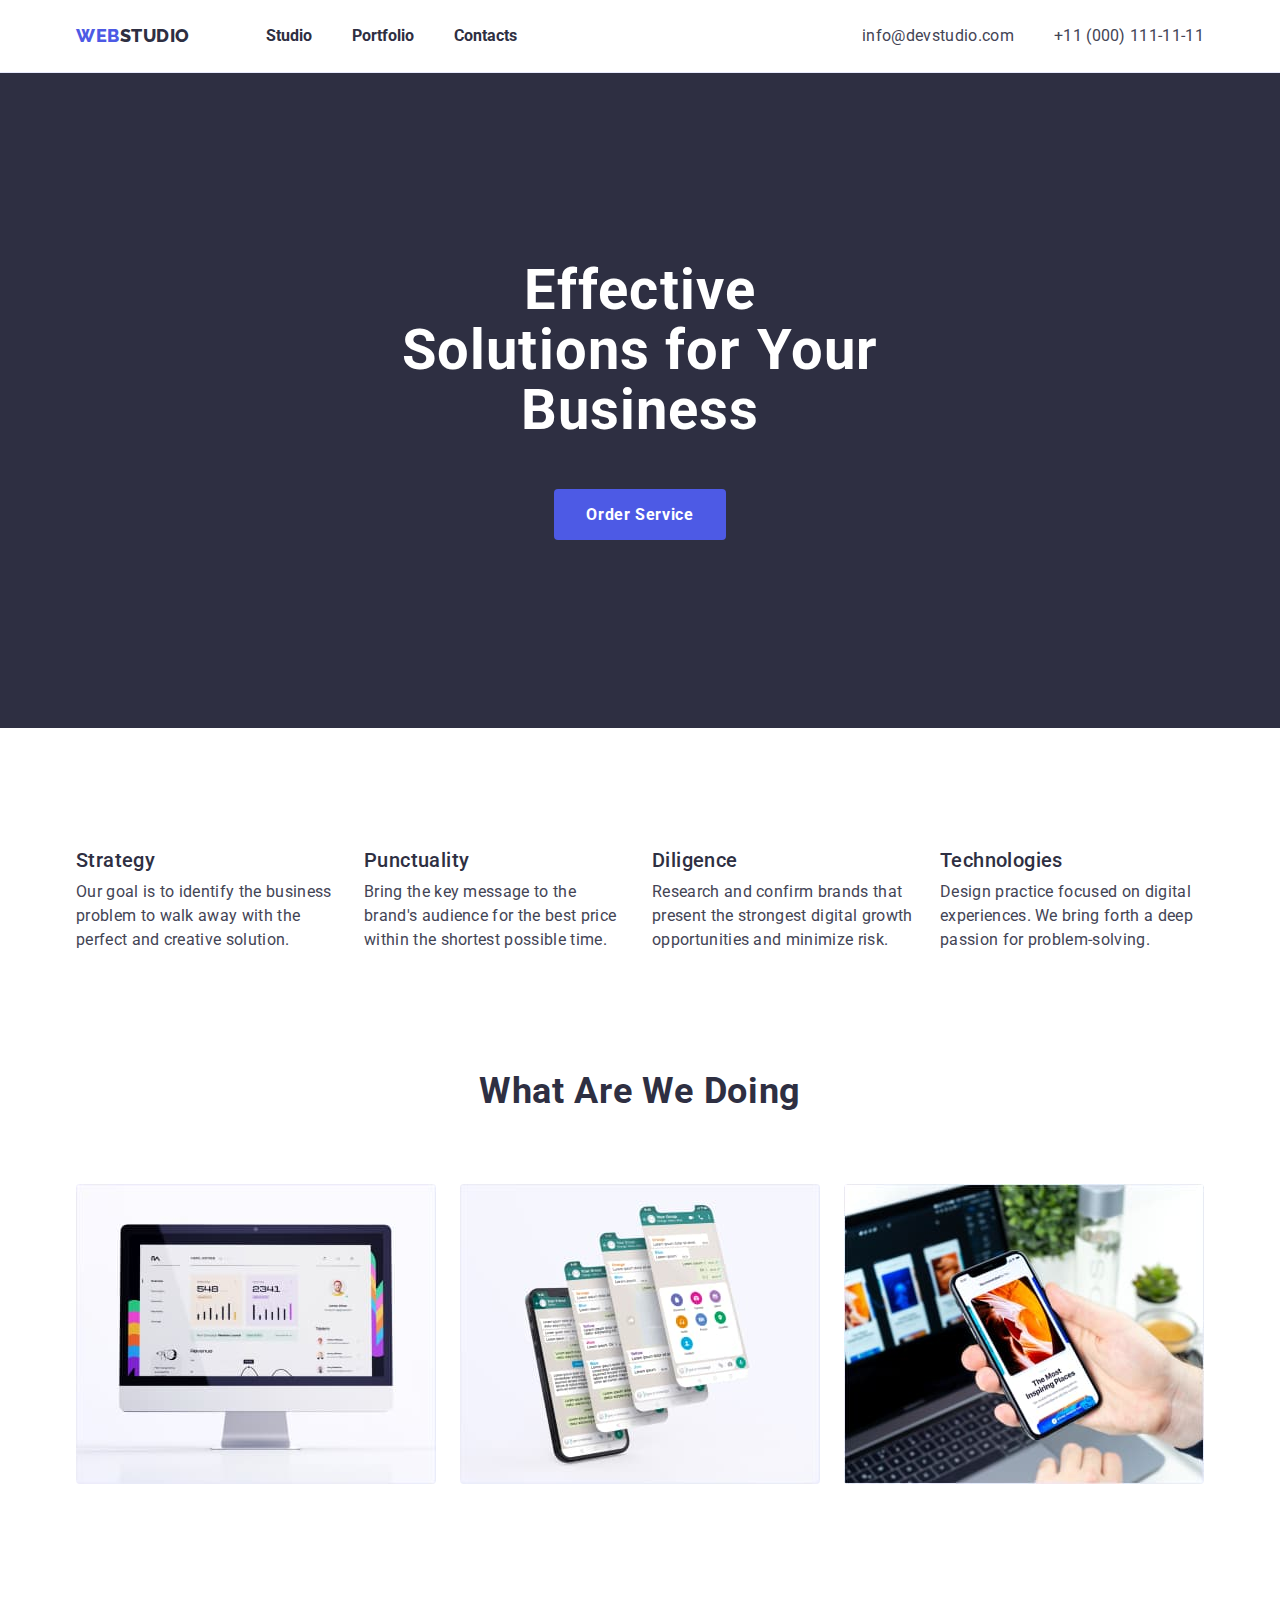
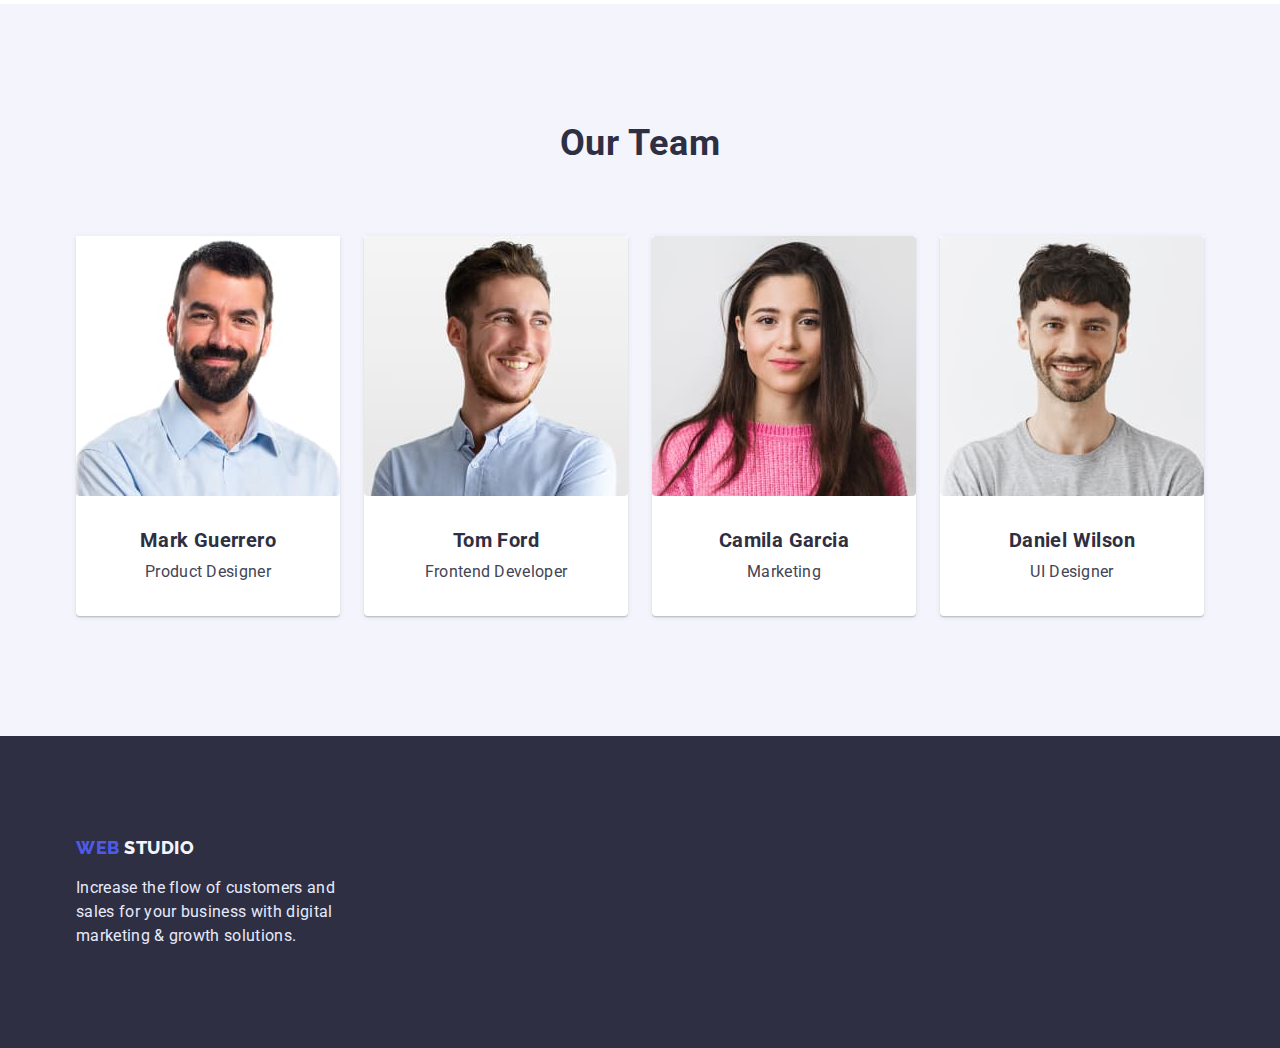
<file: index.html>
<!DOCTYPE html>
<html lang="en">
<head>
    <meta charset="UTF-8">
    <meta http-equiv="X-UA-Compatible" content="IE=edge">
    <meta name="viewport" content="width=device-width, initial-scale=1.0">
    <title>Document</title>
    <link rel="preconnect" href="https://fonts.googleapis.com">
    <link rel="preconnect" href="https://fonts.gstatic.com" crossorigin>
    <link href="https://fonts.googleapis.com/css2?family=Raleway:wght@700&family=Roboto:wght@400;500;700;900&display=swap" rel="stylesheet">
    <link rel="stylesheet" href="https://cdnjs.cloudflare.com/ajax/libs/modern-normalize/1.1.0/modern-normalize.min.css">

    <link rel="stylesheet" href="./css/styles.css">
</head>
<body>
        <header class="page-header">
            <div class="container">
                <nav class="main-nav">
                        <a class="logo" href="./index.html"> <span class="logo-web">WEB</span>STUDIO</span></a>
                    <ul class="page-nav list">
                            <li class="item"><a class="link" href="./index.html">Studio</a></li>
                            <li class="item"><a class="link" href="./portfolio.html">Portfolio</a></li>
                            <li class="item"><a class="link" href="">Contacts</a></li>
                    </ul>
                </nav>
                    <ul class="list auth-nav">
                        <li class="item"><a class="contact-email link" href="mailto:info@devstudio.com">info@devstudio.com</a></li>
                        <li class="item"><a class="contact-phone-number link" href="tel:+110001111111">+11 (000) 111-11-11</a></li>
                    </ul>
            </div>
        </header> 
    <main>
        <section class="hero">
            <div class="container">
                    <h1 class="hero-title" lang="en">Effective Solutions for Your Business</h1>
                    <button class="modal-btn" type="button">Order Service</button>
            </div>
        </section>
        <section class="futures">
            <div class="container">
                <h2 class="section-title visually-hidden">Futures</h2>
                <ul class="list futures-wrap">
                    <li class="item-future"> <h3 class="list-future" >Strategy</h3> <p class="text-future" >Our goal is to identify the business
                    problem to walk away with the perfect and creative solution.</p> </li>
                    <li class="item-future"> <h3 class="list-future" >Punctuality</h3> <p class="text-future" >Bring the key message to the brand's audience for the best price within the shortest possible time.</p> </li>
                    <li class="item-future"> <h3 class="list-future" >Diligence</h3> <p class="text-future" >Research and confirm brands that present the strongest digital growth opportunities and minimize risk.</p> </li>
                    <li class="item-future"> <h3 class="list-future" >Technologies</h3> <p class="text-future" >Design practice focused on digital experiences. We bring forth a deep passion for problem-solving.</p> </li>
                </ul>
            </div>
        </section>
        <section class="what-are-we-doing">
            <div class="container">
                    <h2 class="section-title centered">What are we doing</h2>
                <ul class="list doing-wrap">
                    <li><img src="./images/What_are_we_doing/Rectangle_71.jpeg" alt="step1" width="360px"></li>
                    <li><img src="./images/What_are_we_doing/Rectangle_71.2.jpg" alt="step2" width="360px"></li>
                    <li><img src="./images/What_are_we_doing/Rectangle_71.3.jpg" alt="step3" width="360px"></li>
                </ul>
            </div>
        </section>
        <section class="section-team">
            <div class="container">
                    <h2 class="section-title centered">Our Team</h2>
                <ul class="team list">
                    <li class="item-team">
                        <img src="./images/Our_Team/Mark_Guerrero.jpeg" alt="Mark Guerrero" width="264px">
                            <div class="team-title">
                                <h3 class="list-title" >Mark Guerrero</h3>
                                <p class="text" >Product Designer</p>
                            </div>  
                    </li>
                    <li class="item-team">
                        <img src="./images/Our_Team/Tom_Ford.jpeg" alt="Tom Ford" width="264px">
                            <div class="team-title">
                                <h3 class="list-title" >Tom Ford</h3>
                                 <p class="text" >Frontend Developer</p>
                            </div> 
                    </li>
                    <li class="item-team">
                        <img src="./images/Our_Team/Camila_Garcia.jpeg" alt="Camila Garcia" width="264px">
                            <div class="team-title">
                             <h3 class="list-title" >Camila Garcia</h3>
                             <p class="text" >Marketing</p>
                            </div>
                    </li>
                    <li class="item-team">
                        <img src="./images/Our_Team/Daniel_Wilson.jpeg" alt="Daniel Wilson" width="264px">
                            <div class="team-title">
                                <h3 class="list-title" >Daniel Wilson</h3>
                                <p class="text">UI Designer</p>
                            </div>
                    </li>
                </ul>
            </div>
        </section>
    </main>
    <footer class="footer">
        <div class="container">
            <a class="logo link" href="./index.html"> <span class="logo-web">WEB</span> <span class="logo-studio-footer">STUDIO</span></a>
            <p class="footer-text">
                Increase the flow of customers and sales for your business with digital marketing & growth solutions.
            </p>
        </div>   
    </footer>
</body>
</html>
</file>
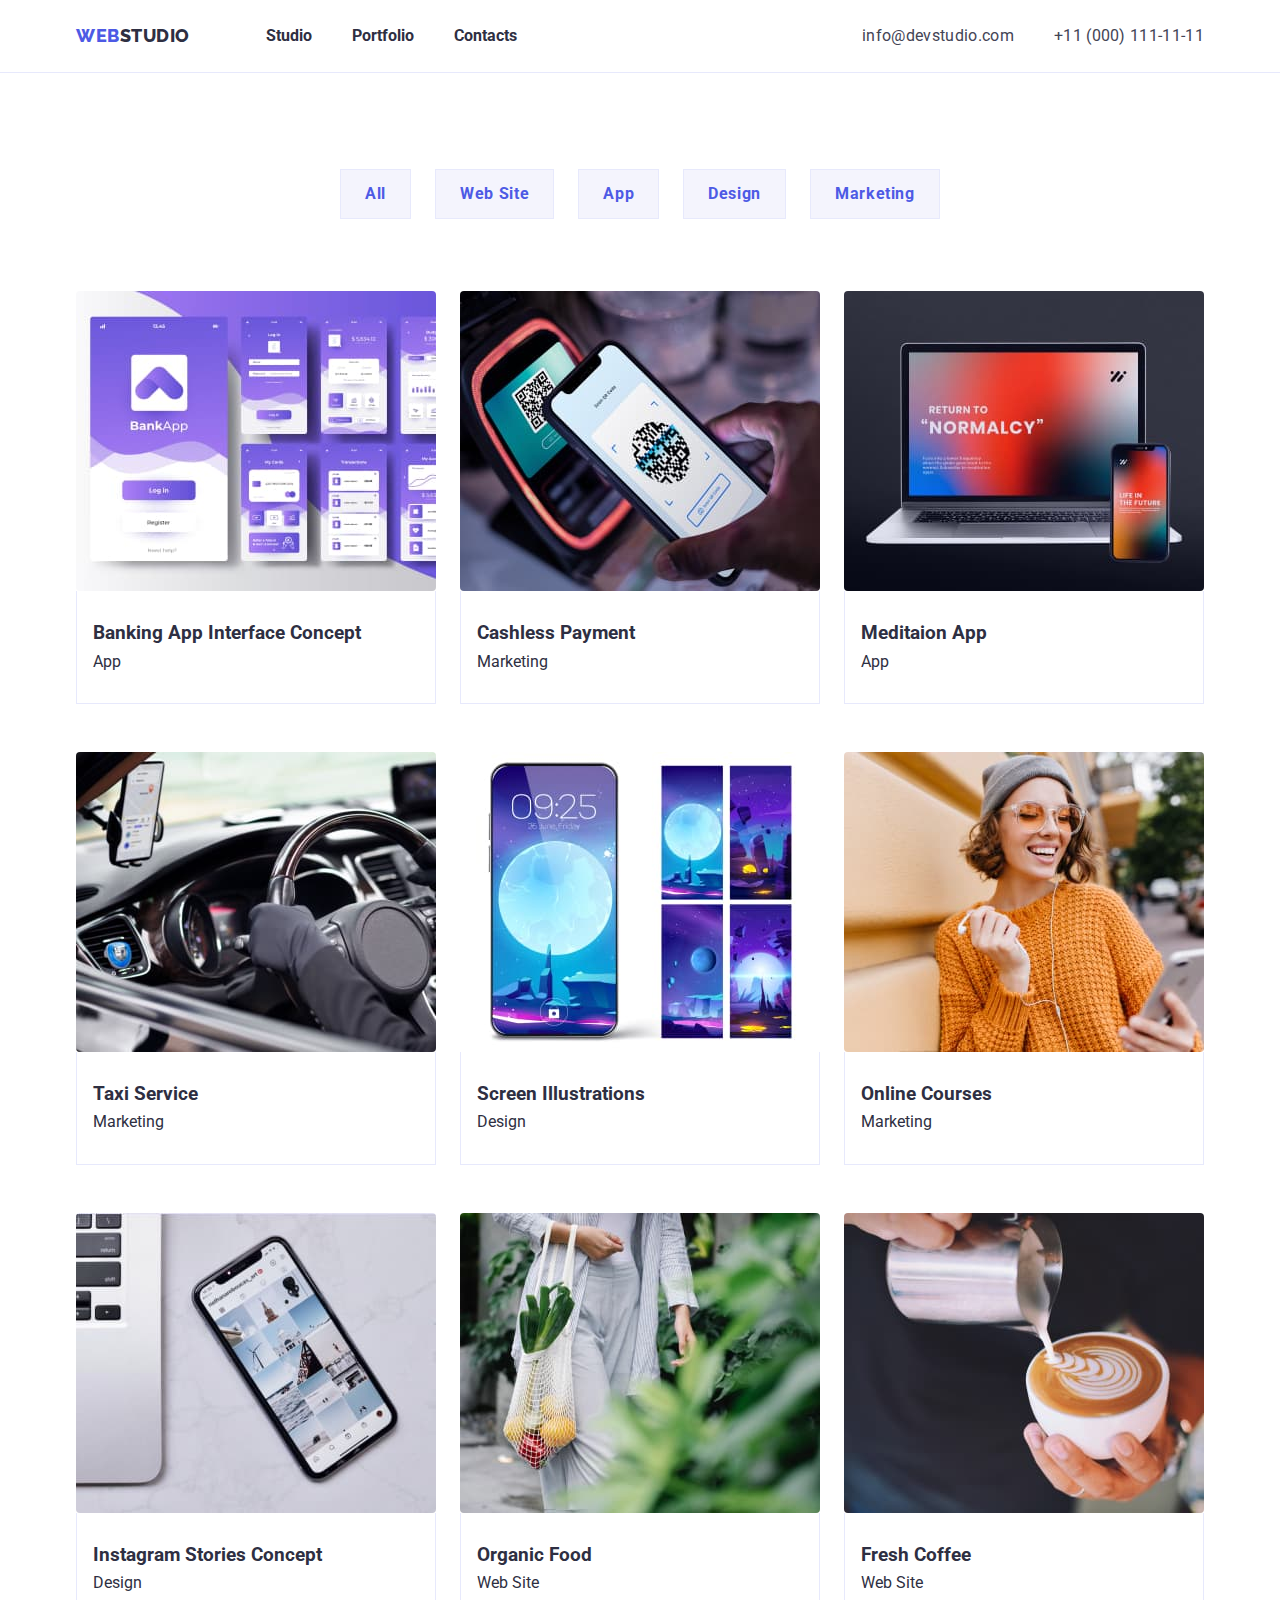
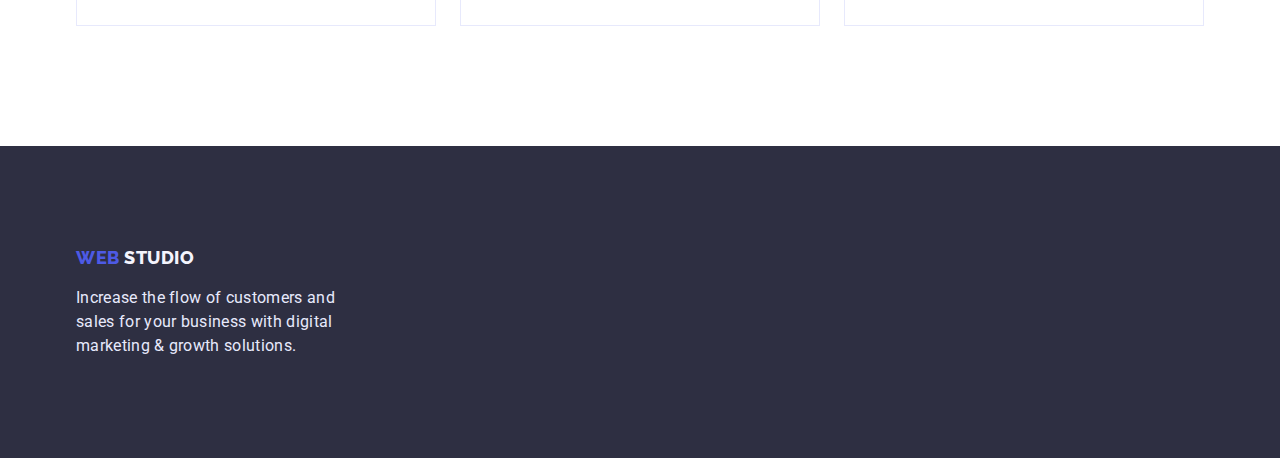
<file: portfolio.html>
<!DOCTYPE html>
<html lang="en">
<head>
    <meta charset="UTF-8">
    <meta http-equiv="X-UA-Compatible" content="IE=edge">
    <meta name="viewport" content="width=device-width, initial-scale=1.0">
    <title>Document</title>
    <link rel="preconnect" href="https://fonts.googleapis.com">
    <link rel="preconnect" href="https://fonts.gstatic.com" crossorigin>
    <link href="https://fonts.googleapis.com/css2?family=Raleway:wght@700&family=Roboto:wght@400;500;700;900&display=swap" rel="stylesheet">
    <link rel="stylesheet" href="https://cdnjs.cloudflare.com/ajax/libs/modern-normalize/1.1.0/modern-normalize.min.css">

    <link rel="stylesheet" href="./css/styles.css">
</head>
<body>
       <header class="page-header">
            <div class="container">
                <nav class="main-nav">
                        <a class="logo" href="./index.html"> <span class="logo-web">WEB</span>STUDIO</span></a>
                    <ul class="page-nav list">
                            <li class="item"><a class="link" href="./index.html">Studio</a></li>
                            <li class="item"><a class="link" href="./portfolio.html">Portfolio</a></li>
                            <li class="item"><a class="link" href="">Contacts</a></li>
                    </ul>
                </nav>
                    <ul class="list auth-nav">
                        <li class="item"><a class="contact-email link" href="mailto:info@devstudio.com">info@devstudio.com</a></li>
                        <li class="item"><a class="contact-phone-number link" href="tel:+110001111111">+11 (000) 111-11-11</a></li>
                    </ul>
            </div>
        </header> 
    <main>
        <section class="portfolio">
            <div class="container">
                    <h1 class="section-title visually-hidden">Portfolio</h1>
                <ul class="item-filter list"> 
                    <li class="item-btm"> <button class="btm-filters" type="button">All</button></li>
                    <li class="item-btm"> <button class="btm-filters" type="button">Web Site</button></li>
                    <li class="item-btm"> <button class="btm-filters" type="button">App</button></li>
                    <li class="item-btm"> <button class="btm-filters" type="button">Design</button></li>
                    <li class="item-btm"> <button class="btm-filters" type="button">Marketing</button></li>
                </ul>
                <ul class="flex-elements list">
                    <li class="item"> <img src="./images/portfolio/img1.jpeg" width="360" alt="photo-portfolio1">
                        <div class="flex-title">
                            <h3 class="elements-title">Banking App Interface Concept</h3> <p class="elements-text">App</p> 
                        </div>
                    </li>
                    <li class="item"> <img src="./images/portfolio/img2.jpeg" width="360" alt="photo-portfolio2">
                        <div class="flex-title">
                             <h3 class="elements-title">Cashless Payment</h3> <p class="elements-text">Marketing</p>
                        </div> 
                    </li>
                    <li class="item"> <img src="./images/portfolio/img3.jpeg" width="360" alt="photo-portfolio3">
                        <div class="flex-title">
                            <h3 class="elements-title">Meditaion App</h3> <p class="elements-text">App</p> 
                        </div>
                        </li>
                    <li class="item"> <img src="./images/portfolio/img4.jpeg" width="360" alt="photo-portfolio4">
                        <div class="flex-title">
                            <h3 class="elements-title">Taxi Service</h3> <p class="elements-text">Marketing</p> 
                        </div>
                    </li>
                    <li class="item"> <img src="./images/portfolio/img5.jpeg" width="360" alt="photo-portfolio5">
                        <div class="flex-title">
                            <h3 class="elements-title">Screen Illustrations</h3> <p class="elements-text">Design</p>
                        </div> 
                    </li>
                    <li class="item"> <img src="./images/portfolio/img6.jpeg" width="360" alt="photo-portfolio6">
                        <div class="flex-title">
                            <h3 class="elements-title">Online Courses</h3> <p class="elements-text">Marketing</p>
                        </div> 
                    </li>
                    <li class="item"> <img src="./images/portfolio/img7.jpeg" width="360" alt="photo-portfolio7">
                        <div class="flex-title">
                            <h3 class="elements-title">Instagram Stories Concept</h3> <p class="elements-text">Design</p>
                        </div>
                    </li>
                    <li class="item"> <img src="./images/portfolio/img8.jpeg" width="360" alt="photo-portfolio8">
                        <div class="flex-title">
                            <h3 class="elements-title">Organic Food</h3> <p class="elements-text">Web Site</p>
                        </div>
                    </li>
                    <li class="item"> <img src="./images/portfolio/img9.jpeg" width="360" alt="photo-portfolio9">
                        <div class="flex-title">
                             <h3 class="elements-title">Fresh Coffee</h3> <p class="elements-text">Web Site</p>
                            </div>
                    </li> 
                </ul>
            </div>
        </section>

    </main>

<footer class="footer">
    <div class="container">
        <a class="logo link" href="./index.html"> <span class="logo-web">WEB</span> <span class="logo-studio-footer">STUDIO</span></a>
            <p class="footer-text">
                Increase the flow of customers and sales for your business with digital marketing & growth solutions.
            </p>
    </div>
        
    </footer>
</body>
</html>
</file>
<file: css/styles.css>
/*  вторичный цвет текста #434455 */
/* вторичные цвета фона #FFFFFF #F4F4FD  */
/* акцент #4D5AE5 */

:root {
  --primary-text-color: #2e2f42;
  --title-text-color: #434455;
  --accent-color: #4d5ae5;
  --background-color: #ffffff;
  --footer-text: #e7e9fc;
  --font-family: "Roboto", sans-serif;
  --text-contact: #434455;
}

h1,
h2,
h3,
h4,
p {
  margin: 0;
}

ul {
  list-style: none;
  padding-left: 0;
  margin: 0;
}

body {
  font-family: var(--font-family);
  color: var(--primary-text-color);
  background-color: var(--background-color);
}

img {
  display: block;
  min-width: 100%;
  height: auto;
  border-radius: 4px;
}

button {
  display: block;
  cursor: pointer;
  border: none;
}

a {
  text-decoration: none;
  color: inherit;
}

section {
  padding-top: 120px;
  padding-bottom: 120px;
}

.link {
  text-decoration: none;
}

.list {
  list-style: none;
}

.container {
  margin: 0 auto;
  width: 1158px;
  padding: 0 15px;
}

/* --------------------HEADER-------------------- */
.page-header .container {
  display: flex;
  align-items: center;
}

.page-header {
  padding-top: 24px;
  padding-bottom: 24px;
  border-bottom: 1px solid #e7e9fc;
}

.logo {
  font-family: "Raleway", sans-serif;
  font-weight: 800;
  font-size: 18px;
  line-height: 1.33;
  letter-spacing: 0.03em;
  text-transform: uppercase;
  color: var(--primary-text-color);
  text-decoration: none;
}

.logo-web {
  color: var(--accent-color);
}

.page-nav {
  display: flex;
  margin-left: 76px;
}

.page-nav .item + .item {
  margin-left: 40px;
}

.page-nav .link {
  display: block;
  font-weight: 700;
  font-size: 16px;
  line-height: 1.5;
  color: var(--primary-text-color);
}

.auth-nav {
  display: flex;
  margin-left: auto;
}

.auth-nav .item + .item {
  margin-left: 40px;
}

.main-nav {
  display: flex;
  align-items: center;
}

.page-nav .link:hover,
.page-nav .link:focus {
  color: var(--accent-color);
}

.contact-email {
  font-size: 16px;
  line-height: 1.5;
  letter-spacing: 0.02em;
  color: var(--text-contact);
}

.contact-phone-number {
  font-size: 16px;
  line-height: 1.5;
  letter-spacing: 0.02em;
  color: var(--text-contact);
}

.contact-email:hover,
.contact-email:focus {
  color: var(--accent-color);
}

.contact-phone-number:hover,
.contact-phone-number:focus {
  color: var(--accent-color);
}

/* ---------------------HERO------------------ */

.hero {
  background-color: #2e2f42;
  text-align: center;
  padding-top: 188px;
  padding-bottom: 188px;
}

.hero-title {
  font-weight: 700;
  font-size: 56px;
  line-height: 1.07;
  letter-spacing: 0.02em;
  color: #ffffff;
  align-items: center;
  margin: 0 auto;
  width: 494px;
}

.modal-btn {
  min-width: 170px;
  display: inline-block;
  padding: 16px 32px;
  border-radius: 4px;
  font-family: inherit;
  background-color: var(--accent-color);
  font-weight: 700;
  font-size: 16px;
  line-height: 1.19;
  align-items: center;
  letter-spacing: 0.04em;
  color: #ffffff;
  cursor: pointer;
  margin-top: 48px;
  border: none;
}

.modal-btn:hover,
.modal-btn:focus {
  background: #404bbf;
  box-shadow: 0px 4px 4px rgba(0, 0, 0, 0.15);
}

.visually-hidden {
  position: absolute;
  width: 1px;
  height: 1px;
  margin: -1px;
  border: 0;
  padding: 0;
  white-space: nowrap;
  clip-path: inset(100%);
  clip: rect(0 0 0 0);
  overflow: hidden;
}

.futures-wrap {
  display: flex;
}

.futures-wrap .item-future {
  width: 264px;
  margin-right: 24px;
}

.futures-wrap .item-future:nth-child(4) {
  margin-right: 0;
}

.text-future {
  font-size: 16px;
  line-height: 1.5;
  letter-spacing: 0.02em;
  color: #434455;
}

.list-future {
  font-weight: 500;
  font-size: 20px;
  line-height: 1.2;
  letter-spacing: 0.02em;
  color: #2e2f42;
  margin-bottom: 8px;
}

.what-are-we-doing {
  padding-top: 0;
}

.doing-wrap {
  display: flex;
  gap: 24px;
  padding-top: 0;
}

.team {
  display: flex;
}

.item-team {
  margin-right: 24px;
  background-color: #ffffff;
  box-shadow: 0px 1px 6px rgba(46, 47, 66, 0.08),
    0px 1px 1px rgba(46, 47, 66, 0.16), 0px 2px 1px rgba(46, 47, 66, 0.08);
  border-radius: 0px 0px 4px 4px;
  text-align: center;
}

.item-team:last-child {
  margin-right: 0;
}


.section-team {
  background-color: #f4f4fd;
}

.section-title {
  margin-bottom: 72px;
  font-weight: 700;
  font-size: 36px;
  line-height: 1.11;
  letter-spacing: 0.02em;
  text-transform: capitalize;
  color: var(--primary-text-color);
}

.team-title {
  padding-top: 32px;
  padding-bottom: 32px;
}

.section-title.centered {
  text-align: center;
}

.list-title {
  font-weight: 700;
  font-size: 20px;
  line-height: 1.2;
  letter-spacing: 0.02em;
  color: var(--primary-text-color);
  margin-bottom: 8px;
}

.text {
  font-size: 16px;
  line-height: 1.5;
  letter-spacing: 0.02em;
  color: var(--title-text-color);
}

.footer {
  background-color: var(--primary-text-color);
  padding-top: 100px;
  padding-bottom: 100px;
}

.footer-text {
  width: 264px;
  font-size: 16px;
  line-height: 1.5;
  letter-spacing: 0.02em;
  color: #e7e9fc;
  margin-top: 16px;
}

.logo-studio-footer {
  color: #f4f4fd;
}

.portfolio {
  padding-top: 96px;
  padding-bottom: 120px;
}

.btm-filters {
  padding: 12px 24px;
  font-weight: 700;
  font-size: 16px;
  line-height: 1.5;
  align-items: center;
  text-align: center;
  letter-spacing: 0.04em;
  color: var(--accent-color);
  background-color: #f4f4fd;
  border: 1px solid #e7e9fc;
  font-family: inherit;
}

.btm-filters:hover,
.btm-filters:focus {
  background-color: var(--accent-color);
  color: var(--background-color);
}

.flex-elements {
  display: flex;
  flex-wrap: wrap;
}

.elements-title {
  margin-bottom: 8px;
}

.flex-elements .item {
  margin-right: 24px;
  width: 360px;
  margin-left: 0;
  margin-bottom: 48px;
  background: #ffffff;
}

.flex-title {
border: 1px solid #e7e9fc;
border-top: 0;
padding-top: 32px;
padding-bottom: 32px;
padding-left: 16px;
}

.flex-elements .item:nth-child(3n) {
  margin-right: 0;
}

.flex-elements .item:nth-last-child(-n + 3) {
  margin-bottom: 0;
}

.item-filter {
  display: flex;
  justify-content: center;
  margin-bottom: 72px;
}

.item-btm {
  margin-right: 24px;
}

.item-filter .item-btm:nth-child(5) {
  margin-right: 0;
}
</file>
